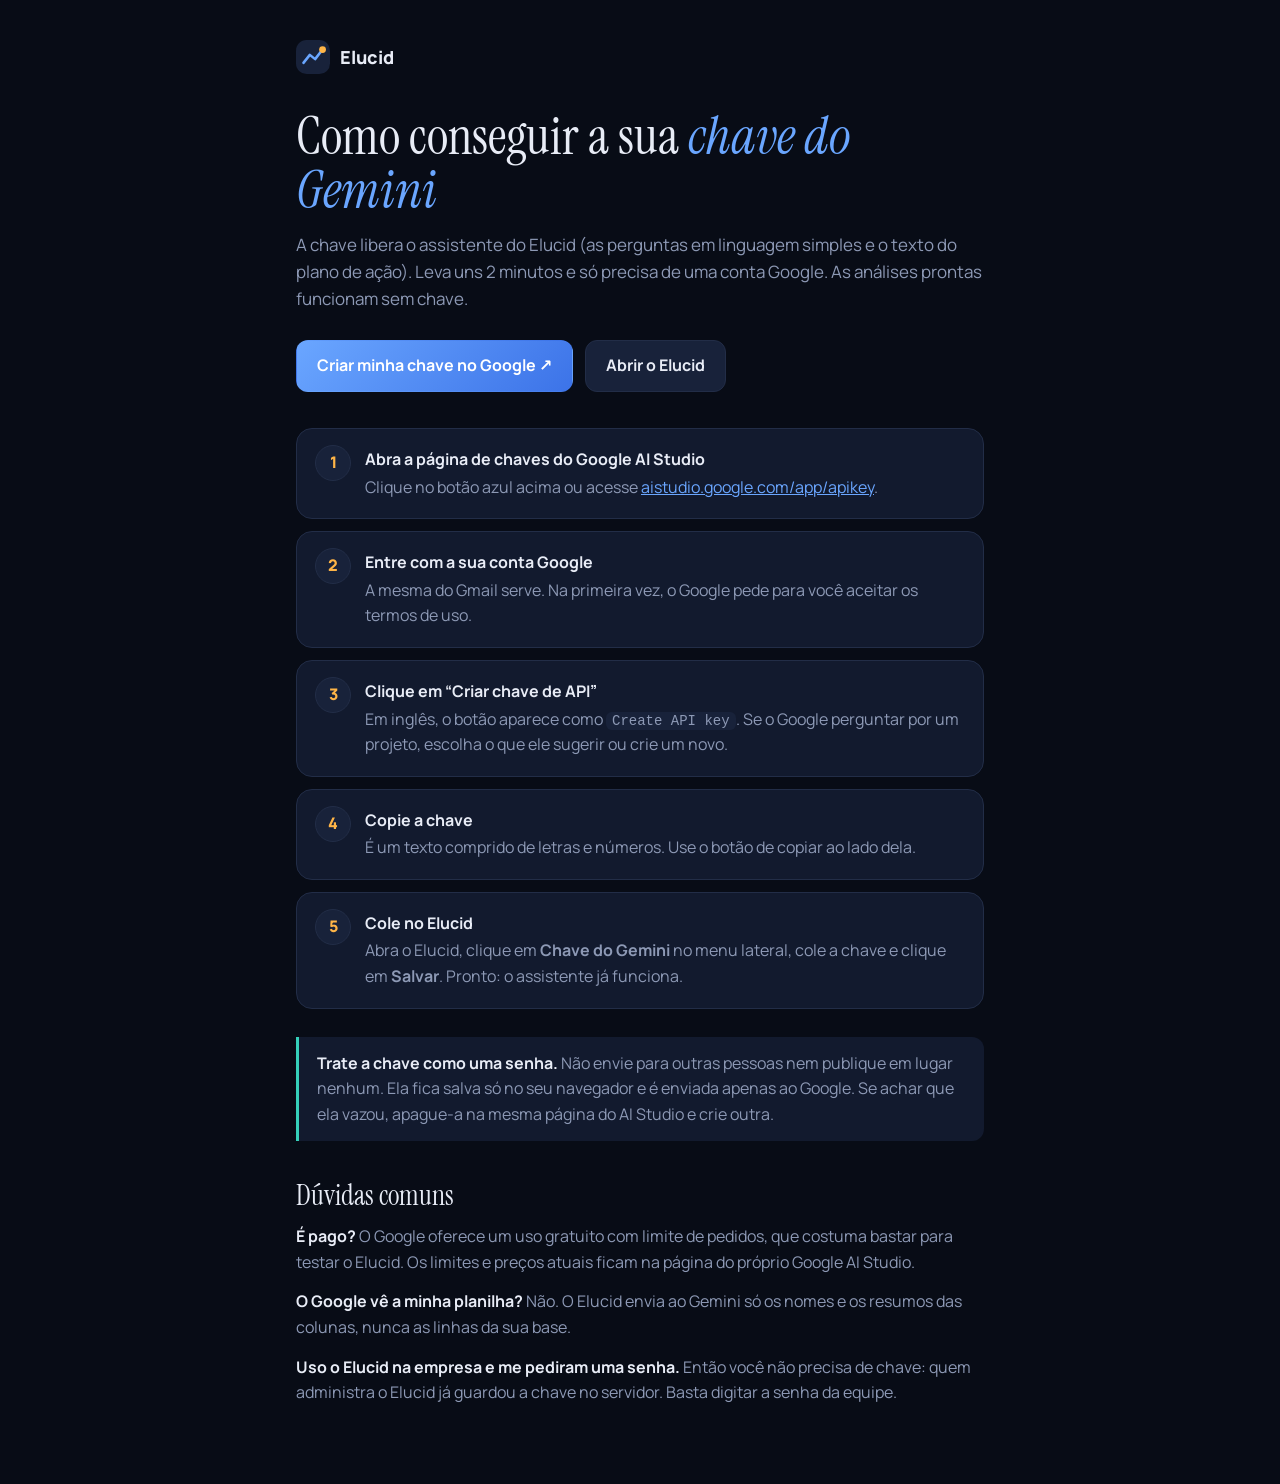
<file: chave.html>
<!doctype html>
<html lang="pt-BR">
  <head>
    <meta charset="utf-8" />
    <meta name="viewport" content="width=device-width, initial-scale=1" />
    <title>Chave do Gemini</title>
    <meta
      name="description"
      content="Passo a passo simples para criar a sua chave do Gemini e usar o assistente do Elucid."
    />
    <link
      rel="icon"
      href="data:image/svg+xml,%3Csvg xmlns='http://www.w3.org/2000/svg' viewBox='0 0 32 32'%3E%3Crect width='32' height='32' rx='10' fill='%2318223A'/%3E%3Cpath d='M7 21.5l6-7.5 5 4 7-9' stroke='%236AA6FF' stroke-width='2.4' fill='none' stroke-linecap='round' stroke-linejoin='round'/%3E%3Ccircle cx='25' cy='9' r='3.2' fill='%23FFB547'/%3E%3C/svg%3E"
    />
    <link rel="preconnect" href="https://fonts.googleapis.com" />
    <link rel="preconnect" href="https://fonts.gstatic.com" crossorigin />
    <link
      href="https://fonts.googleapis.com/css2?family=Instrument+Serif:ital@0;1&family=Manrope:wght@500;600;700;800&display=swap"
      rel="stylesheet"
    />
    <style>
      /* Mesmas cores do Elucid (src/estilo.css). */
      :root {
        --bg0: #080c16;
        --bg2: #121a2e;
        --bg3: #18223a;
        --linha: #222d47;
        --texto: #e8ecf6;
        --mudo: #8d99b5;
        --azul: #6aa6ff;
        --azul2: #3c73e8;
        --ouro: #ffb547;
        --teal: #35d0ba;
        --serif: "Instrument Serif", Georgia, serif;
        --sans: "Manrope", "Segoe UI", system-ui, sans-serif;
      }
      * {
        box-sizing: border-box;
      }
      body {
        margin: 0;
        background: var(--bg0);
        color: var(--texto);
        font: 16px/1.6 var(--sans);
      }
      main {
        max-width: 720px;
        margin: 0 auto;
        padding: 40px 16px 64px;
      }
      .marca {
        display: inline-flex;
        align-items: center;
        gap: 10px;
        color: var(--texto);
        text-decoration: none;
        font-weight: 800;
        font-size: 18px;
      }
      h1 {
        font: 400 clamp(36px, 7vw, 52px) / 1.05 var(--serif);
        margin: 28px 0 12px;
      }
      h1 em {
        color: var(--azul);
      }
      .sub {
        color: var(--mudo);
        margin: 0 0 28px;
        font-size: 17px;
      }
      .acoes {
        display: flex;
        flex-wrap: wrap;
        gap: 12px;
        margin-bottom: 36px;
      }
      .btn {
        display: inline-flex;
        align-items: center;
        justify-content: center;
        gap: 8px;
        padding: 12px 20px;
        border-radius: 12px;
        font-weight: 700;
        text-decoration: none;
        border: 1px solid var(--linha);
        color: var(--texto);
        background: var(--bg3);
      }
      .btn:hover {
        border-color: var(--azul);
      }
      .btn-primario {
        background: linear-gradient(135deg, var(--azul), var(--azul2));
        border-color: transparent;
        color: #fff;
      }
      ol {
        list-style: none;
        padding: 0;
        margin: 0;
        counter-reset: passo;
      }
      li {
        counter-increment: passo;
        position: relative;
        background: var(--bg2);
        border: 1px solid var(--linha);
        border-radius: 16px;
        padding: 18px 20px 18px 68px;
        margin-bottom: 12px;
      }
      li::before {
        content: counter(passo);
        position: absolute;
        left: 18px;
        top: 16px;
        width: 34px;
        height: 34px;
        border-radius: 50%;
        display: grid;
        place-items: center;
        font-weight: 800;
        background: var(--bg3);
        color: var(--ouro);
        border: 1px solid var(--linha);
      }
      li b {
        display: block;
        margin-bottom: 2px;
      }
      li span {
        color: var(--mudo);
      }
      a {
        color: var(--azul);
      }
      code {
        background: var(--bg3);
        padding: 1px 6px;
        border-radius: 6px;
        font-size: 14px;
      }
      .aviso {
        margin-top: 28px;
        border-left: 3px solid var(--teal);
        background: var(--bg2);
        border-radius: 0 12px 12px 0;
        padding: 14px 18px;
        color: var(--mudo);
      }
      .aviso b {
        color: var(--texto);
      }
      h2 {
        font: 400 28px/1.1 var(--serif);
        margin: 40px 0 12px;
      }
      .perguntas p {
        color: var(--mudo);
        margin: 0 0 14px;
      }
      .perguntas b {
        color: var(--texto);
      }
    </style>
  </head>
  <body>
    <main>
      <a class="marca" href="elucid.html">
        <svg width="34" height="34" viewBox="0 0 32 32" aria-hidden="true">
          <rect width="32" height="32" rx="10" fill="#18223A" />
          <path
            d="M7 21.5l6-7.5 5 4 7-9"
            stroke="#6AA6FF"
            stroke-width="2.4"
            fill="none"
            stroke-linecap="round"
            stroke-linejoin="round"
          />
          <circle cx="25" cy="9" r="3.2" fill="#FFB547" />
        </svg>
        Elucid
      </a>

      <h1>Como conseguir a sua <em>chave do Gemini</em></h1>
      <p class="sub">
        A chave libera o assistente do Elucid (as perguntas em linguagem simples e o texto do plano de ação). Leva uns 2
        minutos e só precisa de uma conta Google. As análises prontas funcionam sem chave.
      </p>

      <div class="acoes">
        <a
          class="btn btn-primario"
          href="https://aistudio.google.com/app/apikey"
          target="_blank"
          rel="noopener noreferrer"
          >Criar minha chave no Google ↗</a
        >
        <a class="btn" href="elucid.html">Abrir o Elucid</a>
      </div>

      <ol>
        <li>
          <b>Abra a página de chaves do Google AI Studio</b>
          <span
            >Clique no botão azul acima ou acesse
            <a href="https://aistudio.google.com/app/apikey" target="_blank" rel="noopener noreferrer"
              >aistudio.google.com/app/apikey</a
            >.</span
          >
        </li>
        <li>
          <b>Entre com a sua conta Google</b>
          <span>A mesma do Gmail serve. Na primeira vez, o Google pede para você aceitar os termos de uso.</span>
        </li>
        <li>
          <b>Clique em “Criar chave de API”</b>
          <span
            >Em inglês, o botão aparece como <code>Create API key</code>. Se o Google perguntar por um projeto, escolha
            o que ele sugerir ou crie um novo.</span
          >
        </li>
        <li>
          <b>Copie a chave</b>
          <span>É um texto comprido de letras e números. Use o botão de copiar ao lado dela.</span>
        </li>
        <li>
          <b>Cole no Elucid</b>
          <span
            >Abra o Elucid, clique em <b style="display: inline">Chave do Gemini</b> no menu lateral, cole a chave e
            clique em <b style="display: inline">Salvar</b>. Pronto: o assistente já funciona.</span
          >
        </li>
      </ol>

      <div class="aviso">
        <b>Trate a chave como uma senha.</b> Não envie para outras pessoas nem publique em lugar nenhum. Ela fica salva
        só no seu navegador e é enviada apenas ao Google. Se achar que ela vazou, apague-a na mesma página do AI Studio
        e crie outra.
      </div>

      <h2>Dúvidas comuns</h2>
      <div class="perguntas">
        <p>
          <b>É pago?</b> O Google oferece um uso gratuito com limite de pedidos, que costuma bastar para testar o
          Elucid. Os limites e preços atuais ficam na página do próprio Google AI Studio.
        </p>
        <p>
          <b>O Google vê a minha planilha?</b> Não. O Elucid envia ao Gemini só os nomes e os resumos das colunas, nunca
          as linhas da sua base.
        </p>
        <p>
          <b>Uso o Elucid na empresa e me pediram uma senha.</b> Então você não precisa de chave: quem administra o
          Elucid já guardou a chave no servidor. Basta digitar a senha da equipe.
        </p>
      </div>
    </main>
  </body>
</html>
</file>
